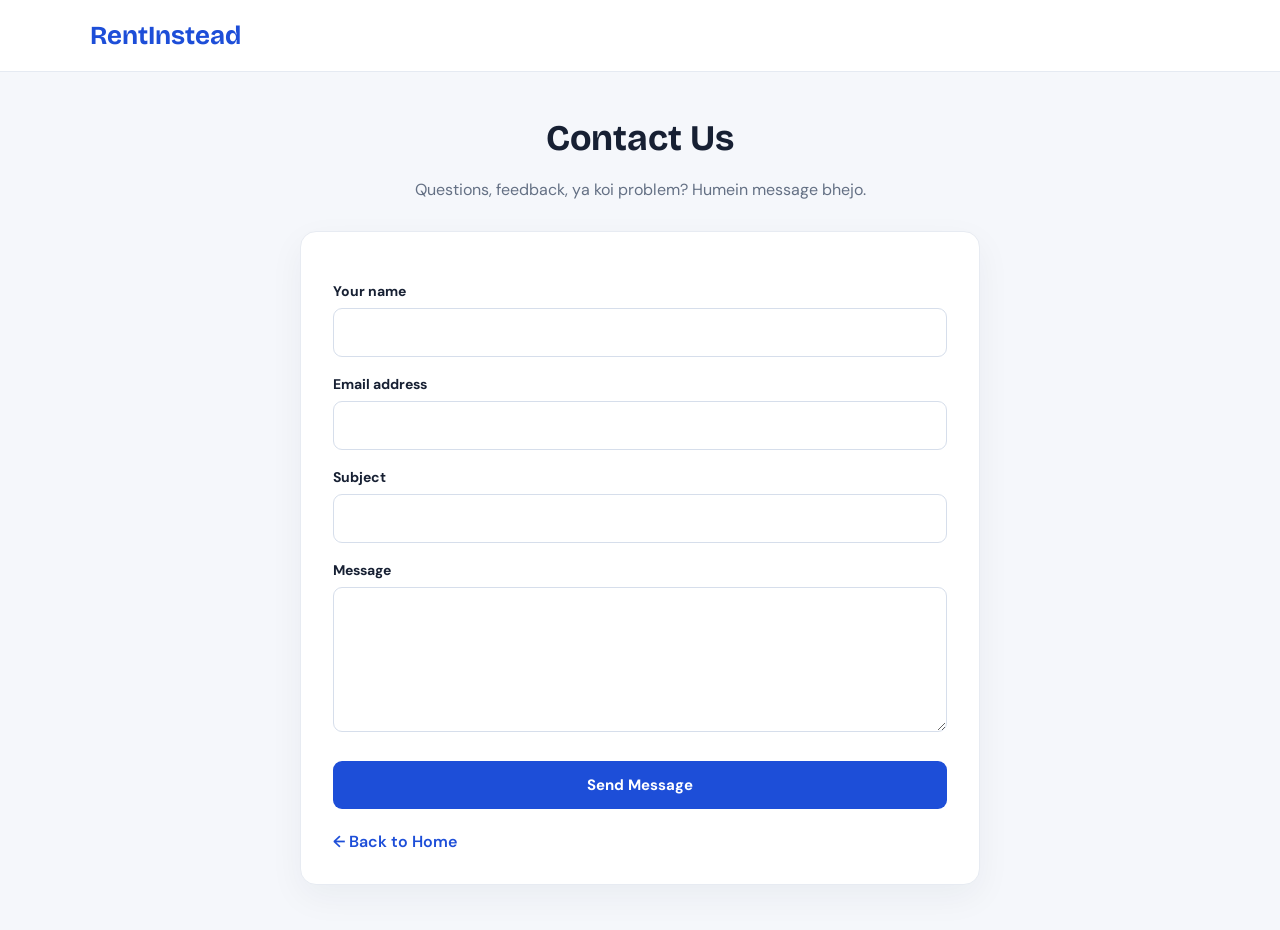
<file: src/main/webapp/html/contact.html>
<!DOCTYPE html>
<html lang="en">
<head>
    <meta charset="UTF-8">
    <meta name="viewport" content="width=device-width, initial-scale=1.0">
    <title>Contact Us | RentInstead</title>
    <link rel="preconnect" href="https://fonts.googleapis.com">
    <link rel="preconnect" href="https://fonts.gstatic.com" crossorigin>
    <link href="https://fonts.googleapis.com/css2?family=DM+Sans:wght@400;500;600;700&family=Bricolage+Grotesque:wght@500;600;700&display=swap" rel="stylesheet">
    <style>
        * { box-sizing: border-box; }

        body {
            margin: 0;
            background: #F5F7FB;
            color: #172033;
            font-family: "DM Sans", sans-serif;
        }

        header {
            padding: 20px 7%;
            background: white;
            border-bottom: 1px solid #e5eaf2;
        }

        .brand {
            color: #1D4ED8;
            font: 700 26px "Bricolage Grotesque", sans-serif;
            text-decoration: none;
        }

        main {
            width: min(680px, 92%);
            margin: 45px auto;
        }

        .intro { text-align: center; margin-bottom: 28px; }

        h1 {
            margin-bottom: 10px;
            font: 700 36px "Bricolage Grotesque", sans-serif;
        }

        .intro p { color: #647084; line-height: 1.7; }

        .card {
            padding: 32px;
            background: white;
            border: 1px solid #e7ebf2;
            border-radius: 16px;
            box-shadow: 0 12px 35px rgba(23, 32, 51, .05);
        }

        label {
            display: block;
            margin: 18px 0 8px;
            font-size: 14px;
            font-weight: 700;
        }

        input, textarea {
            width: 100%;
            padding: 13px 14px;
            border: 1px solid #d6deeb;
            border-radius: 9px;
            outline: none;
            background: white;
            color: #172033;
            font: inherit;
        }

        input:focus, textarea:focus {
            border-color: #1D4ED8;
            box-shadow: 0 0 0 3px rgba(29, 78, 216, .1);
        }

        textarea { min-height: 145px; resize: vertical; }

        button {
            width: 100%;
            margin-top: 24px;
            padding: 14px;
            border: 0;
            border-radius: 9px;
            background: #1D4ED8;
            color: white;
            font: 700 15px "DM Sans", sans-serif;
            cursor: pointer;
        }

        button:hover { background: #1e40af; }

        .back {
            display: inline-block;
            margin-top: 22px;
            color: #1D4ED8;
            text-decoration: none;
            font-weight: 600;
        }

        @media (max-width: 520px) {
            main { margin: 28px auto; }
            .card { padding: 22px; }
            h1 { font-size: 30px; }
        }
    </style>
    <link rel="icon" type="image/svg+xml" href="/RentInstead/favicon.svg">
</head>
<body>
    <header>
        <a class="brand" href="../index.html">RentInstead</a>
    </header>

    <main>
        <div class="intro">
            <h1>Contact Us</h1>
            <p>Questions, feedback, ya koi problem? Humein message bhejo.</p>
        </div>

        <section class="card">
            <form action="../contact" method="post">
                <label for="name">Your name</label>
                <input id="name" name="name" type="text"
                       maxlength="100" autocomplete="name" required>

                <label for="email">Email address</label>
                <input id="email" name="email" type="email"
                       maxlength="254" autocomplete="email" required>

                <label for="subject">Subject</label>
                <input id="subject" name="subject" type="text"
                       maxlength="150" required>

                <label for="message">Message</label>
                <textarea id="message" name="message"
                          maxlength="5000" required></textarea>

                <button type="submit">Send Message</button>
            </form>

            <a class="back" href="../index.html">← Back to Home</a>
        </section>
    </main>
</body>
</html>
</file>
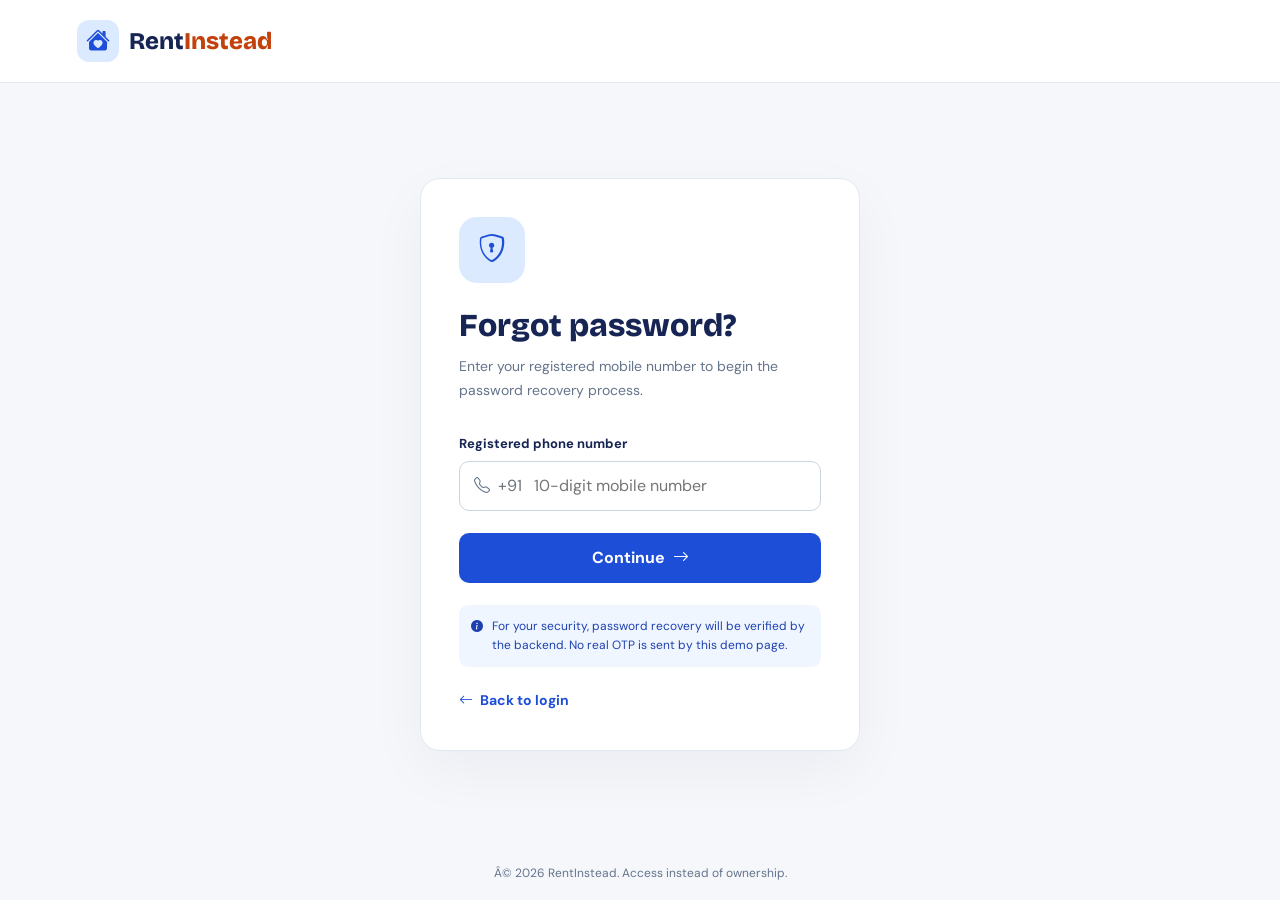
<file: src/main/webapp/html/auth/forgot-password.html>
<!-- ```html -->
<!DOCTYPE html>
<html lang="en">
<head>
    <meta charset="UTF-8">
    <meta name="viewport" content="width=device-width, initial-scale=1.0">
    <title>Forgot Password | RentInstead</title>

    <!-- <base href="../../"> -->

    <link href="https://cdn.jsdelivr.net/npm/bootstrap@5.3.3/dist/css/bootstrap.min.css" rel="stylesheet">
    <link href="https://cdn.jsdelivr.net/npm/bootstrap-icons@1.11.3/font/bootstrap-icons.min.css" rel="stylesheet">
    <link href="https://fonts.googleapis.com/css2?family=Bricolage+Grotesque:wght@400;500;600;700;800&family=DM+Sans:wght@400;500;600;700&display=swap" rel="stylesheet">

    <style>
        * { box-sizing: border-box; }

        body {
            margin: 0;
            min-height: 100vh;
            display: flex;
            flex-direction: column;
            font-family: 'DM Sans', sans-serif;
            background: #f5f7fb;
            color: #172554;
        }

        .topbar {
            padding: 20px 6%;
            background: white;
            border-bottom: 1px solid #e2e8f0;
        }

        .brand {
            display: inline-flex;
            align-items: center;
            gap: 10px;
            color: #172554;
            font-family: 'Bricolage Grotesque', sans-serif;
            font-size: 24px;
            font-weight: 800;
            text-decoration: none;
        }

        .brand-icon {
            display: grid;
            place-items: center;
            width: 42px;
            height: 42px;
            border-radius: 12px;
            background: #dbeafe;
            color: #1d4ed8;
        }

        .brand-accent { color: #c2410c; }

        .page-content {
            flex: 1;
            display: grid;
            place-items: center;
            padding: 35px 16px;
        }

        .reset-card {
            width: 100%;
            max-width: 440px;
            padding: 38px;
            border: 1px solid #e2e8f0;
            border-radius: 20px;
            background: white;
            box-shadow: 0 20px 60px #0f172a0b;
        }

        .reset-icon {
            display: grid;
            place-items: center;
            width: 66px;
            height: 66px;
            margin-bottom: 24px;
            border-radius: 18px;
            background: #dbeafe;
            color: #1d4ed8;
            font-size: 28px;
        }

        h1 {
            margin-bottom: 10px;
            font-family: 'Bricolage Grotesque', sans-serif;
            font-size: 32px;
            font-weight: 800;
        }

        .subtitle {
            margin-bottom: 28px;
            color: #64748b;
            font-size: 14px;
            line-height: 1.7;
        }

        .form-label {
            font-size: 13px;
            font-weight: 700;
        }

        .input-wrap {
            display: flex;
            align-items: center;
            min-height: 50px;
            border: 1px solid #cbd5e1;
            border-radius: 10px;
        }

        .input-wrap:focus-within {
            border-color: #1d4ed8;
            box-shadow: 0 0 0 3px #1d4ed81a;
        }

        .input-wrap i {
            padding-left: 14px;
            color: #64748b;
        }

        .input-wrap input {
            width: 100%;
            min-width: 0;
            padding: 12px;
            border: 0;
            outline: 0;
            background: transparent;
            font: inherit;
        }

        .primary-btn {
            width: 100%;
            margin-top: 22px;
            padding: 13px;
            border: 0;
            border-radius: 10px;
            background: #1d4ed8;
            color: white;
            font-weight: 700;
        }

        .primary-btn:hover { background: #1e40af; }

        .back-link {
            display: inline-block;
            margin-top: 23px;
            color: #1d4ed8;
            font-size: 14px;
            font-weight: 700;
            text-decoration: none;
        }

        .back-link:hover { text-decoration: underline; }

        .message {
            display: none;
            margin-top: 18px;
            padding: 12px;
            border-radius: 9px;
            font-size: 13px;
            line-height: 1.6;
        }

        .security-note {
            display: flex;
            gap: 9px;
            margin-top: 22px;
            padding: 12px;
            border-radius: 9px;
            background: #eff6ff;
            color: #1e40af;
            font-size: 12px;
            line-height: 1.6;
        }

        footer {
            padding: 18px;
            color: #64748b;
            font-size: 12px;
            text-align: center;
        }

        @media (max-width: 480px) {
            .reset-card { padding: 28px 22px; }
            h1 { font-size: 28px; }
            .topbar { padding: 16px 20px; }
        }
    </style>
    <link rel="icon" type="image/svg+xml" href="/RentInstead/favicon.svg">
</head>

<body>
    <header class="topbar">
        <a href="../../index.html" class="brand">
            <span class="brand-icon"><i class="bi bi-house-heart-fill"></i></span>
            <span>Rent<span class="brand-accent">Instead</span></span>
        </a>
    </header>

    <main class="page-content">
        <section class="reset-card">
            <div class="reset-icon">
                <i class="bi bi-shield-lock"></i>
            </div>

            <h1>Forgot password?</h1>
            <p class="subtitle">
                Enter your registered mobile number to begin the password recovery process.
            </p>

            <form id="resetForm">
                <label for="phone" class="form-label">Registered phone number</label>

                <div class="input-wrap">
                    <i class="bi bi-telephone"></i>
                    <span class="ps-2 text-secondary">+91</span>
                    <input
                        type="tel"
                        id="phone"
                        name="phone"
                        placeholder="10-digit mobile number"
                        inputmode="numeric"
                        autocomplete="tel-national"
                        maxlength="10"
                        pattern="[6-9][0-9]{9}"
                        required>
                </div>

                <button type="submit" class="primary-btn">
                    Continue <i class="bi bi-arrow-right ms-1"></i>
                </button>
            </form>

            <div id="message" class="message" role="status"></div>

            <div class="security-note">
                <i class="bi bi-info-circle-fill"></i>
                <span>For your security, password recovery will be verified by the backend. No real OTP is sent by this demo page.</span>
            </div>

            <a href="login.html" class="back-link">
                <i class="bi bi-arrow-left me-1"></i> Back to login
            </a>
        </section>
    </main>

    <footer>Â© 2026 RentInstead. Access instead of ownership.</footer>

    <script>
        document.getElementById("resetForm").addEventListener("submit", function (event) {
            event.preventDefault();

            const phone = document.getElementById("phone").value.trim();
            const message = document.getElementById("message");

            message.style.display = "block";

            if (!/^[6-9][0-9]{9}$/.test(phone)) {
                message.className = "message alert alert-danger";
                message.textContent = "Please enter a valid 10-digit Indian mobile number.";
                return;
            }

            message.className = "message alert alert-info";
            message.textContent =
                "Number format is valid. Actual OTP delivery and password reset will be enabled after backend integration.";
        });
    </script>
</body>
</html>
<!-- ``` -->
</file>
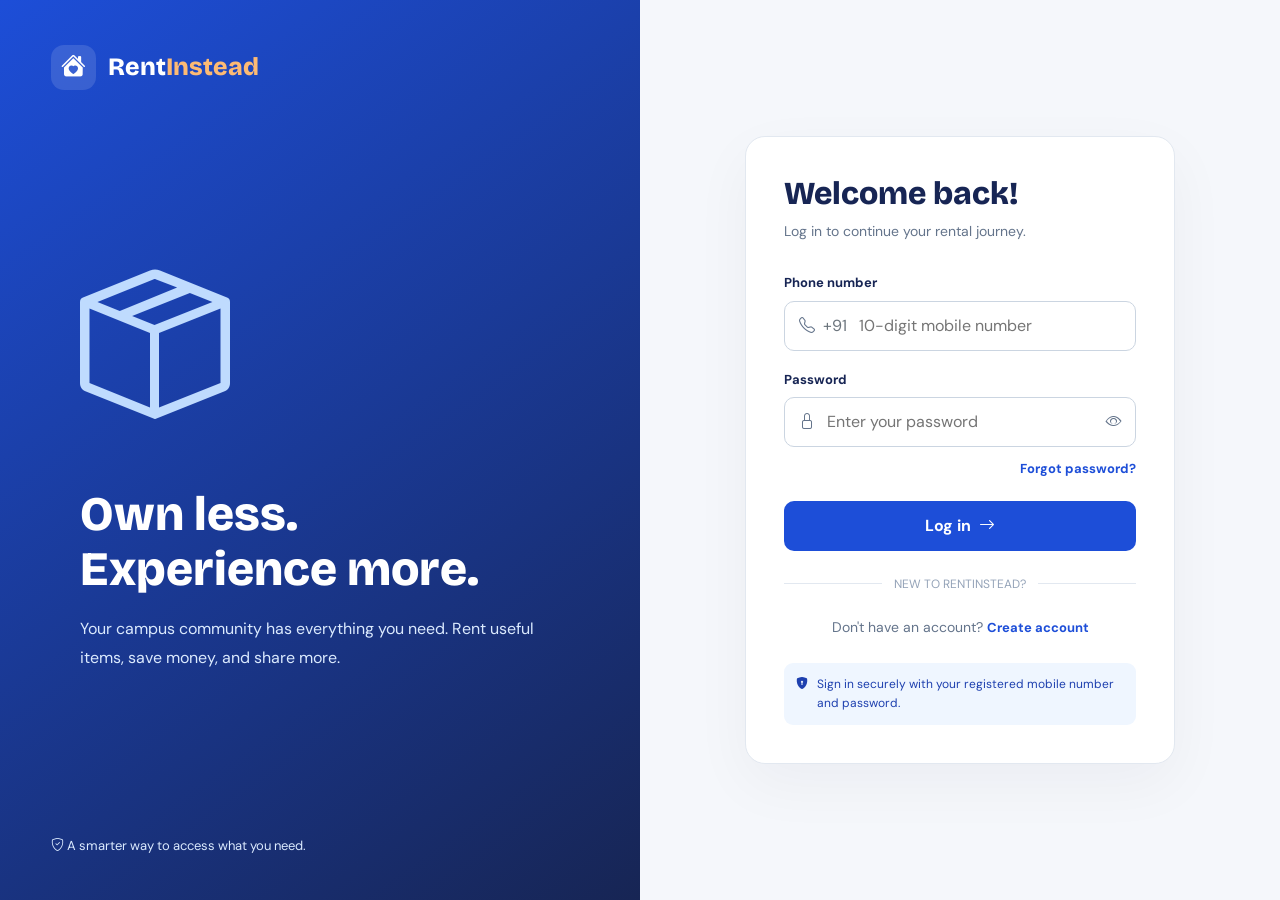
<file: src/main/webapp/html/auth/login.html>
<!-- ```html -->
<!DOCTYPE html>
<html lang="en">
<head>
    <meta charset="UTF-8">
    <meta name="viewport" content="width=device-width, initial-scale=1.0">
    <title>Login | RentInstead</title>

    <link href="https://cdn.jsdelivr.net/npm/bootstrap@5.3.3/dist/css/bootstrap.min.css" rel="stylesheet">
    <link href="https://cdn.jsdelivr.net/npm/bootstrap-icons@1.11.3/font/bootstrap-icons.min.css" rel="stylesheet">
    <link href="https://fonts.googleapis.com/css2?family=Bricolage+Grotesque:wght@400;500;600;700;800&family=DM+Sans:wght@400;500;600;700&display=swap" rel="stylesheet">
    <link rel="icon" type="image/svg+xml" href="/RentInstead/favicon.svg">

    <style>
        * { box-sizing: border-box; }

        body {
            margin: 0;
            font-family: 'DM Sans', sans-serif;
            background: #f5f7fb;
            color: #172554;
        }

        .auth-layout {
            min-height: 100vh;
            display: grid;
            grid-template-columns: 1fr 1fr;
        }

        .auth-visual {
            display: flex;
            flex-direction: column;
            justify-content: space-between;
            padding: 45px 8%;
            background: linear-gradient(145deg, #1d4ed8, #172554);
            color: white;
        }

        .brand {
            display: inline-flex;
            align-items: center;
            gap: 12px;
            color: white;
            text-decoration: none;
            font-family: 'Bricolage Grotesque', sans-serif;
            font-size: 25px;
            font-weight: 800;
        }

        .brand-icon {
            display: grid;
            place-items: center;
            width: 45px;
            height: 45px;
            border-radius: 13px;
            background: #ffffff20;
        }

        .brand span span { color: #fdba74; }

        .visual-content {
            max-width: 480px;
            margin: 50px auto;
        }

        .visual-content .illustration {
            font-size: clamp(80px, 12vw, 150px);
            margin-bottom: 25px;
            color: #bfdbfe;
        }

        .visual-content h1 {
            font-family: 'Bricolage Grotesque', sans-serif;
            font-size: clamp(32px, 4vw, 48px);
            font-weight: 800;
            line-height: 1.15;
        }

        .visual-content p {
            margin-top: 18px;
            color: #dbeafe;
            font-size: 16px;
            line-height: 1.8;
        }

        .visual-footer {
            color: #dbeafe;
            font-size: 13px;
        }

        .auth-panel {
            display: flex;
            align-items: center;
            justify-content: center;
            padding: 35px 20px;
        }

        .auth-card {
            width: 100%;
            max-width: 430px;
            padding: 38px;
            border: 1px solid #e2e8f0;
            border-radius: 20px;
            background: white;
            box-shadow: 0 20px 60px #0f172a0b;
        }

        .mobile-brand { display: none; }

        .auth-card h2 {
            margin-bottom: 8px;
            font-family: 'Bricolage Grotesque', sans-serif;
            font-size: 32px;
            font-weight: 800;
        }

        .auth-subtitle {
            margin-bottom: 28px;
            color: #64748b;
            font-size: 14px;
        }

        .form-label {
            margin-bottom: 8px;
            font-size: 13px;
            font-weight: 700;
        }

        .input-wrap {
            display: flex;
            align-items: center;
            min-height: 49px;
            border: 1px solid #cbd5e1;
            border-radius: 10px;
            background: white;
        }

        .input-wrap:focus-within {
            border-color: #1d4ed8;
            box-shadow: 0 0 0 3px #1d4ed81a;
        }

        .input-icon {
            padding-left: 14px;
            color: #64748b;
        }

        .input-wrap input {
            width: 100%;
            min-width: 0;
            padding: 12px;
            border: 0;
            outline: 0;
            background: transparent;
            color: #172554;
            font: inherit;
        }

        .password-toggle {
            padding: 10px 13px;
            border: 0;
            background: transparent;
            color: #64748b;
        }

        .forgot-row {
            display: flex;
            justify-content: flex-end;
            margin: 12px 0 22px;
        }

        .text-link {
            color: #1d4ed8;
            font-size: 13px;
            font-weight: 700;
            text-decoration: none;
        }

        .text-link:hover { text-decoration: underline; }

        .submit-btn {
            width: 100%;
            padding: 13px;
            border: 0;
            border-radius: 10px;
            background: #1d4ed8;
            color: white;
            font-weight: 700;
            transition: .2s;
        }

        .submit-btn:hover { background: #1e40af; }

        .submit-btn:disabled {
            opacity: .7;
            cursor: wait;
        }

        .divider {
            display: flex;
            align-items: center;
            gap: 12px;
            margin: 24px 0;
            color: #94a3b8;
            font-size: 12px;
        }

        .divider::before,
        .divider::after {
            content: "";
            flex: 1;
            height: 1px;
            background: #e2e8f0;
        }

        .register-prompt {
            color: #64748b;
            font-size: 14px;
            text-align: center;
        }

        .security-note {
            display: flex;
            gap: 9px;
            margin-top: 25px;
            padding: 12px;
            border-radius: 9px;
            background: #eff6ff;
            color: #1e40af;
            font-size: 12px;
            line-height: 1.6;
        }

        .message {
            display: none;
            margin-bottom: 18px;
            padding: 12px;
            border-radius: 9px;
            font-size: 13px;
        }

        @media (max-width: 850px) {
            .auth-layout { grid-template-columns: 1fr; }
            .auth-visual { display: none; }
            .auth-panel { min-height: 100vh; padding: 25px 16px; }
            .auth-card { max-width: 460px; padding: 30px 24px; }
            .mobile-brand {
                display: flex;
                justify-content: center;
                margin-bottom: 28px;
            }
            .mobile-brand .brand { color: #172554; }
            .mobile-brand .brand-icon {
                background: #dbeafe;
                color: #1d4ed8;
            }
            .mobile-brand .brand span span { color: #c2410c; }
        }

        @media (max-width: 400px) {
            .auth-card { padding: 25px 18px; }
            .auth-card h2 { font-size: 28px; }
        }
    </style>
</head>

<body>
<div class="auth-layout">

    <aside class="auth-visual">
        <a class="brand" href="/RentInstead/index.html">
            <span class="brand-icon"><i class="bi bi-house-heart-fill"></i></span>
            <span>Rent<span>Instead</span></span>
        </a>

        <div class="visual-content">
            <div class="illustration"><i class="bi bi-box-seam"></i></div>
            <h1>Own less.<br>Experience more.</h1>
            <p>
                Your campus community has everything you need.
                Rent useful items, save money, and share more.
            </p>
        </div>

        <div class="visual-footer">
            <i class="bi bi-shield-check"></i>
            A smarter way to access what you need.
        </div>
    </aside>

    <main class="auth-panel">
        <section class="auth-card">

            <div class="mobile-brand">
                <a class="brand" href="/RentInstead/index.html">
                    <span class="brand-icon"><i class="bi bi-house-heart-fill"></i></span>
                    <span>Rent<span>Instead</span></span>
                </a>
            </div>

            <h2>Welcome back!</h2>
            <p class="auth-subtitle">Log in to continue your rental journey.</p>

            <div id="formMessage" class="message" role="alert"></div>

            <form id="loginForm" action="/RentInstead/login" method="post">
                <div class="mb-3">
                    <label class="form-label" for="phone">Phone number</label>
                    <div class="input-wrap">
                        <span class="input-icon"><i class="bi bi-telephone"></i></span>
                        <span class="ps-2 text-secondary">+91</span>
                        <input
                            type="tel"
                            id="phone"
                            name="phone"
                            placeholder="10-digit mobile number"
                            inputmode="numeric"
                            autocomplete="tel-national"
                            maxlength="10"
                            pattern="[6-9][0-9]{9}"
                            required>
                    </div>
                </div>

                <div>
                    <label class="form-label" for="password">Password</label>
                    <div class="input-wrap">
                        <span class="input-icon"><i class="bi bi-lock"></i></span>
                        <input
                            type="password"
                            id="password"
                            name="password"
                            placeholder="Enter your password"
                            autocomplete="current-password"
                            minlength="8"
                            maxlength="128"
                            required>
                        <button class="password-toggle" type="button"
                                id="togglePassword" aria-label="Show password">
                            <i class="bi bi-eye"></i>
                        </button>
                    </div>
                </div>

                <div class="forgot-row">
                    <a href="forgot-password.html" class="text-link">Forgot password?</a>
                </div>

                <button type="submit" id="loginButton" class="submit-btn">
                    Log in <i class="bi bi-arrow-right ms-1"></i>
                </button>
            </form>

            <div class="divider">NEW TO RENTINSTEAD?</div>

            <p class="register-prompt">
                Don't have an account?
                <a href="register.html" class="text-link">Create account</a>
            </p>

            <div class="security-note">
                <i class="bi bi-shield-lock-fill"></i>
                <span>Sign in securely with your registered mobile number and password.</span>
            </div>
        </section>
    </main>
</div>

<script>
    const passwordInput = document.getElementById("password");
    const togglePassword = document.getElementById("togglePassword");
    const loginForm = document.getElementById("loginForm");
    const formMessage = document.getElementById("formMessage");
    const loginButton = document.getElementById("loginButton");

    togglePassword.addEventListener("click", function () {
        const showPassword = passwordInput.type === "password";
        passwordInput.type = showPassword ? "text" : "password";

        togglePassword.innerHTML = showPassword
            ? '<i class="bi bi-eye-slash"></i>'
            : '<i class="bi bi-eye"></i>';

        togglePassword.setAttribute(
            "aria-label",
            showPassword ? "Hide password" : "Show password"
        );
    });

    // Display a helpful message if the server returns an authentication error.
    const params = new URLSearchParams(window.location.search);

    if (params.get("error") === "invalid") {
        formMessage.style.display = "block";
        formMessage.className = "message alert alert-danger";
        formMessage.textContent =
            "Invalid mobile number or password. Please try again.";
    }

    loginForm.addEventListener("submit", function (event) {
        const phone = document.getElementById("phone").value.trim();
        const password = passwordInput.value;

        if (!/^[6-9][0-9]{9}$/.test(phone)) {
            event.preventDefault();
            formMessage.style.display = "block";
            formMessage.className = "message alert alert-danger";
            formMessage.textContent =
                "Please enter a valid 10-digit Indian mobile number.";
            return;
        }

        if (password.length < 8 || password.length > 128) {
            event.preventDefault();
            formMessage.style.display = "block";
            formMessage.className = "message alert alert-danger";
            formMessage.textContent =
                "Password must contain 8 to 128 characters.";
            return;
        }

        // Let the browser submit the form to LoginServlet.
        loginButton.disabled = true;
        loginButton.textContent = "Logging in...";
    });
</script>
</body>
</html>
</file>
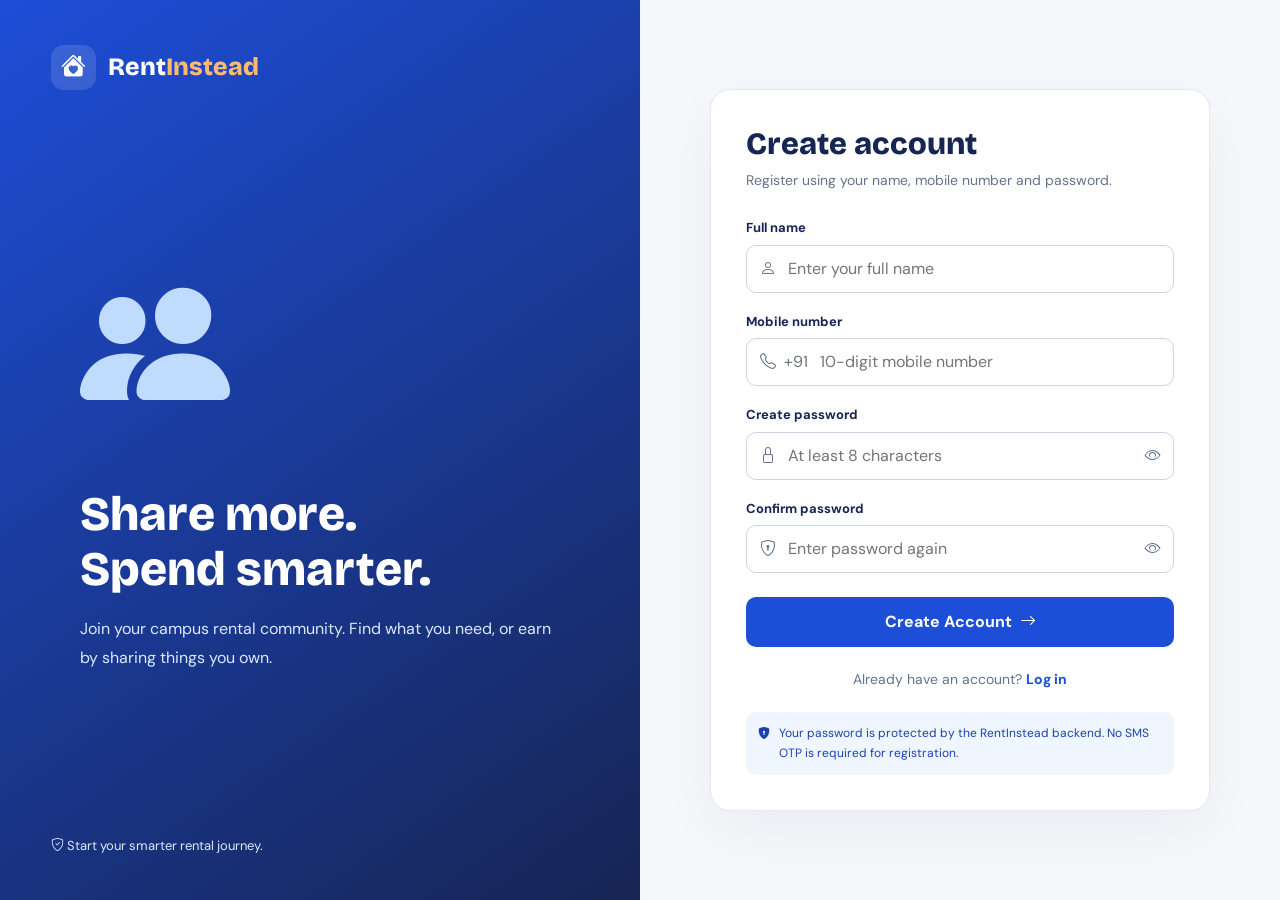
<file: src/main/webapp/html/auth/register.html>
<!-- ```html -->
<!DOCTYPE html>
<html lang="en">
<head>
    <meta charset="UTF-8">
    <meta name="viewport" content="width=device-width, initial-scale=1.0">
    <title>Create Account | RentInstead</title>

    <link href="https://cdn.jsdelivr.net/npm/bootstrap@5.3.3/dist/css/bootstrap.min.css" rel="stylesheet">
    <link href="https://cdn.jsdelivr.net/npm/bootstrap-icons@1.11.3/font/bootstrap-icons.min.css" rel="stylesheet">
    <link href="https://fonts.googleapis.com/css2?family=Bricolage+Grotesque:wght@400;500;600;700;800&family=DM+Sans:wght@400;500;600;700&display=swap" rel="stylesheet">

    <style>
        * { box-sizing: border-box; }

        body {
            margin: 0;
            font-family: 'DM Sans', sans-serif;
            background: #f5f7fb;
            color: #172554;
        }

        .auth-layout {
            min-height: 100vh;
            display: grid;
            grid-template-columns: 1fr 1fr;
        }

        .auth-visual {
            display: flex;
            flex-direction: column;
            justify-content: space-between;
            padding: 45px 8%;
            background: linear-gradient(145deg, #1d4ed8, #172554);
            color: white;
        }

        .brand {
            display: inline-flex;
            align-items: center;
            gap: 12px;
            color: white;
            text-decoration: none;
            font-family: 'Bricolage Grotesque', sans-serif;
            font-size: 25px;
            font-weight: 800;
        }

        .brand-icon {
            display: grid;
            place-items: center;
            width: 45px;
            height: 45px;
            border-radius: 13px;
            background: #ffffff20;
        }

        .brand span span { color: #fdba74; }

        .visual-content {
            max-width: 480px;
            margin: 50px auto;
        }

        .illustration {
            font-size: clamp(80px, 12vw, 150px);
            margin-bottom: 25px;
            color: #bfdbfe;
        }

        .visual-content h1 {
            font-family: 'Bricolage Grotesque', sans-serif;
            font-size: clamp(32px, 4vw, 48px);
            font-weight: 800;
            line-height: 1.15;
        }

        .visual-content p {
            margin-top: 18px;
            color: #dbeafe;
            font-size: 16px;
            line-height: 1.8;
        }

        .visual-footer {
            color: #dbeafe;
            font-size: 13px;
        }

        .auth-panel {
            display: flex;
            align-items: center;
            justify-content: center;
            padding: 30px 20px;
        }

        .auth-card {
            width: 100%;
            max-width: 500px;
            padding: 35px;
            border: 1px solid #e2e8f0;
            border-radius: 20px;
            background: white;
            box-shadow: 0 20px 60px #0f172a0b;
        }

        .mobile-brand { display: none; }

        .auth-card h2 {
            margin-bottom: 8px;
            font-family: 'Bricolage Grotesque', sans-serif;
            font-size: 31px;
            font-weight: 800;
        }

        .auth-subtitle {
            margin-bottom: 24px;
            color: #64748b;
            font-size: 14px;
        }

        .form-label {
            margin-bottom: 7px;
            font-size: 13px;
            font-weight: 700;
        }

        .input-wrap {
            display: flex;
            align-items: center;
            min-height: 47px;
            border: 1px solid #cbd5e1;
            border-radius: 10px;
            background: white;
        }

        .input-wrap:focus-within {
            border-color: #1d4ed8;
            box-shadow: 0 0 0 3px #1d4ed81a;
        }

        .input-icon {
            padding-left: 13px;
            color: #64748b;
        }

        .input-wrap input {
            width: 100%;
            min-width: 0;
            padding: 11px 12px;
            border: 0;
            outline: 0;
            background: transparent;
            color: #172554;
            font: inherit;
        }

        .password-toggle {
            padding: 10px 12px;
            border: 0;
            background: transparent;
            color: #64748b;
        }

        .submit-btn {
            width: 100%;
            margin-top: 8px;
            padding: 13px;
            border: 0;
            border-radius: 10px;
            background: #1d4ed8;
            color: white;
            font-weight: 700;
        }

        .submit-btn:hover { background: #1e40af; }

        .submit-btn:disabled {
            opacity: 0.65;
            cursor: not-allowed;
        }

        .login-prompt {
            margin: 22px 0 0;
            color: #64748b;
            font-size: 14px;
            text-align: center;
        }

        .text-link {
            color: #1d4ed8;
            font-weight: 700;
            text-decoration: none;
        }

        .text-link:hover { text-decoration: underline; }

        .security-note {
            display: flex;
            gap: 9px;
            margin-top: 22px;
            padding: 12px;
            border-radius: 9px;
            background: #eff6ff;
            color: #1e40af;
            font-size: 12px;
            line-height: 1.6;
        }

        .message {
            display: none;
            margin-bottom: 15px;
            padding: 12px;
            border-radius: 9px;
            font-size: 13px;
        }

        .message a {
            font-weight: 700;
            text-decoration: underline;
        }

        @media (max-width: 850px) {
            .auth-layout { grid-template-columns: 1fr; }
            .auth-visual { display: none; }
            .auth-panel { min-height: 100vh; padding: 24px 16px; }
            .auth-card { max-width: 460px; padding: 30px 24px; }

            .mobile-brand {
                display: flex;
                justify-content: center;
                margin-bottom: 25px;
            }

            .mobile-brand .brand { color: #172554; }

            .mobile-brand .brand-icon {
                background: #dbeafe;
                color: #1d4ed8;
            }

            .mobile-brand .brand span span { color: #c2410c; }
        }

        @media (max-width: 400px) {
            .auth-card { padding: 24px 18px; }
            .auth-card h2 { font-size: 27px; }
        }
    </style>
</head>

<body>
<div class="auth-layout">

    <aside class="auth-visual">
        <a class="brand" href="/RentInstead/">
            <span class="brand-icon"><i class="bi bi-house-heart-fill"></i></span>
            <span>Rent<span>Instead</span></span>
        </a>

        <div class="visual-content">
            <div class="illustration"><i class="bi bi-people-fill"></i></div>
            <h1>Share more.<br>Spend smarter.</h1>
            <p>
                Join your campus rental community.
                Find what you need, or earn by sharing things you own.
            </p>
        </div>

        <div class="visual-footer">
            <i class="bi bi-shield-check"></i>
            Start your smarter rental journey.
        </div>
    </aside>

    <main class="auth-panel">
        <section class="auth-card">

            <div class="mobile-brand">
                <a class="brand" href="/RentInstead/">
                    <span class="brand-icon"><i class="bi bi-house-heart-fill"></i></span>
                    <span>Rent<span>Instead</span></span>
                </a>
            </div>

            <h2>Create account</h2>
            <p class="auth-subtitle">
                Register using your name, mobile number and password.
            </p>

            <!-- Messages: duplicate account and validation -->
            <div id="formMessage"
                 class="message"
                 role="alert"
                 aria-live="polite"></div>

            <form id="registerForm"
                  action="/RentInstead/register"
                  method="post">

                <div class="mb-3">
                    <label class="form-label" for="fullName">Full name</label>
                    <div class="input-wrap">
                        <span class="input-icon"><i class="bi bi-person"></i></span>
                        <input type="text"
                               id="fullName"
                               name="fullName"
                               placeholder="Enter your full name"
                               autocomplete="name"
                               minlength="2"
                               maxlength="100"
                               required>
                    </div>
                </div>

                <div class="mb-3">
                    <label class="form-label" for="phone">Mobile number</label>
                    <div class="input-wrap">
                        <span class="input-icon"><i class="bi bi-telephone"></i></span>
                        <span class="ps-2 text-secondary">+91</span>
                        <input type="tel"
                               id="phone"
                               name="phone"
                               placeholder="10-digit mobile number"
                               inputmode="numeric"
                               autocomplete="tel-national"
                               maxlength="10"
                               pattern="[6-9][0-9]{9}"
                               required>
                    </div>
                </div>

                <div class="mb-3">
                    <label class="form-label" for="password">Create password</label>
                    <div class="input-wrap">
                        <span class="input-icon"><i class="bi bi-lock"></i></span>
                        <input type="password"
                               id="password"
                               name="password"
                               placeholder="At least 8 characters"
                               autocomplete="new-password"
                               minlength="8"
                               maxlength="128"
                               required>
                        <button class="password-toggle"
                                type="button"
                                data-toggle="password"
                                aria-label="Show password">
                            <i class="bi bi-eye"></i>
                        </button>
                    </div>
                </div>

                <div class="mb-3">
                    <label class="form-label" for="confirmPassword">Confirm password</label>
                    <div class="input-wrap">
                        <span class="input-icon"><i class="bi bi-shield-lock"></i></span>
                        <input type="password"
                               id="confirmPassword"
                               name="confirmPassword"
                               placeholder="Enter password again"
                               autocomplete="new-password"
                               minlength="8"
                               maxlength="128"
                               required>
                        <button class="password-toggle"
                                type="button"
                                data-toggle="confirmPassword"
                                aria-label="Show confirm password">
                            <i class="bi bi-eye"></i>
                        </button>
                    </div>
                </div>

                <button type="submit" id="registerBtn" class="submit-btn">
                    Create Account <i class="bi bi-arrow-right ms-1"></i>
                </button>
            </form>

            <p class="login-prompt">
                Already have an account?
                <a href="login.html" class="text-link">Log in</a>
            </p>

            <div class="security-note">
                <i class="bi bi-shield-lock-fill"></i>
                <span>
                    Your password is protected by the RentInstead backend.
                    No SMS OTP is required for registration.
                </span>
            </div>

        </section>
    </main>
</div>

<script>
    const registerForm = document.getElementById("registerForm");
    const formMessage = document.getElementById("formMessage");
    const registerBtn = document.getElementById("registerBtn");

    function showMessage(message, type) {
        formMessage.style.display = "block";
        formMessage.className = "message alert alert-" + type;
        formMessage.textContent = message;
    }

    // Show an informative message if this phone number is already registered.
    const params = new URLSearchParams(window.location.search);

    if (params.get("error") === "exists") {
        formMessage.style.display = "block";
        formMessage.className = "message alert alert-warning";
        formMessage.innerHTML =
            ' <strong>Account already exists!</strong> ' +
            'This mobile number is already registered. ' +
            '<a href="login.html" class="alert-link">Login here</a>.';
    }

    // Show or hide password.
    document.querySelectorAll("[data-toggle]").forEach(function (button) {
        button.addEventListener("click", function () {
            const input = document.getElementById(button.dataset.toggle);
            const show = input.type === "password";

            input.type = show ? "text" : "password";

            button.innerHTML = show
                ? '<i class="bi bi-eye-slash"></i>'
                : '<i class="bi bi-eye"></i>';

            button.setAttribute(
                "aria-label",
                show ? "Hide password" : "Show password"
            );
        });
    });

    // Validate fields before submitting to the servlet.
    registerForm.addEventListener("submit", function (event) {
        const phone = document.getElementById("phone").value.trim();
        const password = document.getElementById("password").value;
        const confirmPassword =
            document.getElementById("confirmPassword").value;
        const fullName = document.getElementById("fullName").value.trim();

        if (fullName.length < 2 || fullName.length > 100) {
            event.preventDefault();
            showMessage("Please enter a valid full name.", "danger");
            return;
        }

        if (!/^[6-9][0-9]{9}$/.test(phone)) {
            event.preventDefault();
            showMessage(
                "Enter a valid 10-digit Indian mobile number.",
                "danger"
            );
            return;
        }

        if (password.length < 8 || password.length > 128) {
            event.preventDefault();
            showMessage(
                "Password must contain 8 to 128 characters.",
                "danger"
            );
            return;
        }

        if (password !== confirmPassword) {
            event.preventDefault();
            showMessage("Passwords do not match.", "danger");
            return;
        }

        registerBtn.disabled = true;
        registerBtn.textContent = "Creating account...";
    });
</script>
</body>
</html>
</file>
